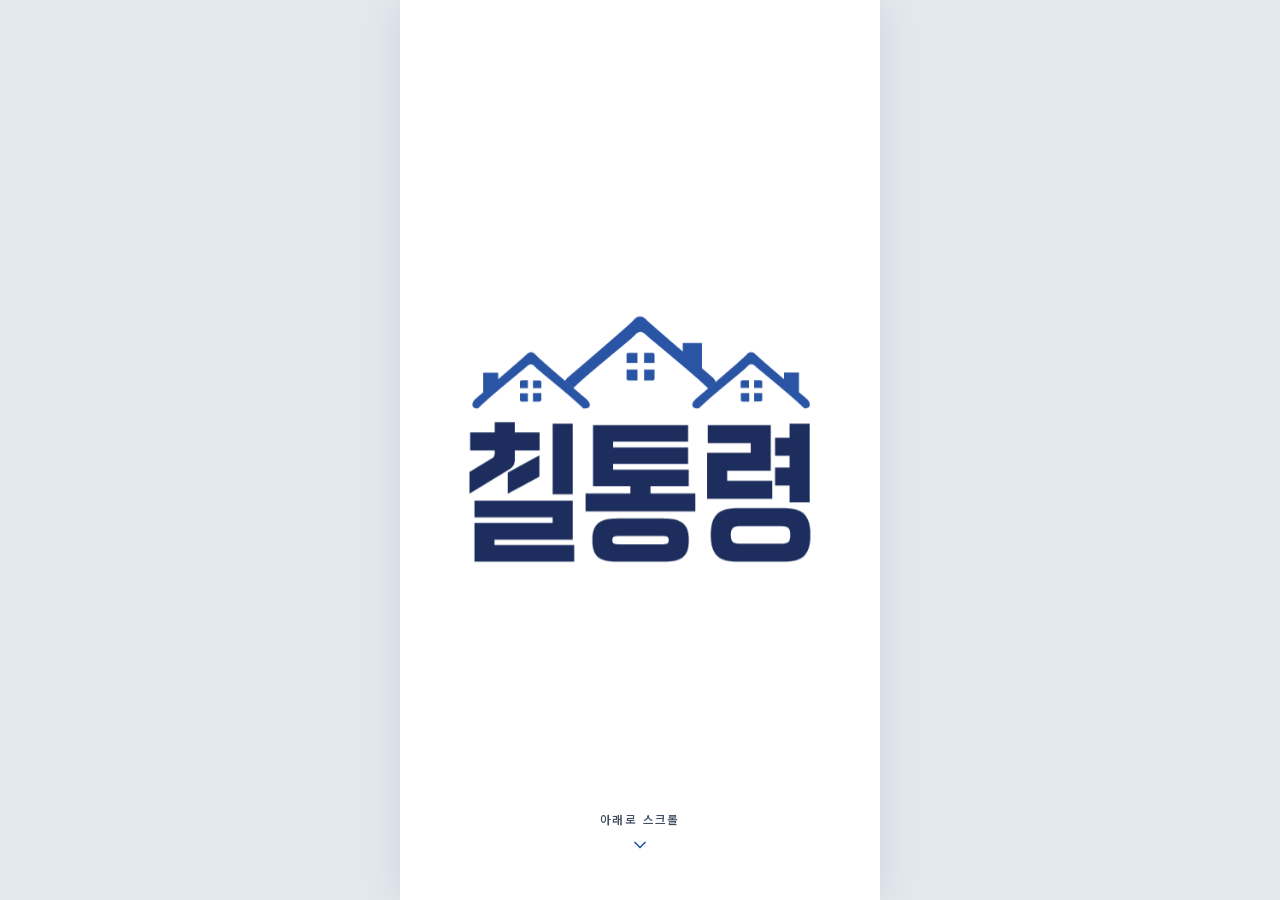
<file: index.html>
<!doctype html>
<html lang="ko">
<head>
<meta charset="utf-8">
<meta name="viewport" content="width=device-width, initial-scale=1, viewport-fit=cover">
<title>칠통령 — 베란다·다용도실 탄성코트</title>
<meta name="description" content="새 집 베란다, 칠통령이 책임져요. 탄성코트 색 미리보기, 견적, 상담 예약, 시공 사례, 전자 계약까지 칠통령에서.">
<meta name="theme-color" content="#1B2A5C">
<meta property="og:type" content="website">
<meta property="og:title" content="칠통령 — 베란다·다용도실 탄성코트">
<meta property="og:description" content="새 집 베란다, 칠통령이 책임져요.">
<meta property="og:image" content="assets/icon-512.png">
<link rel="manifest" href="manifest.webmanifest">
<link rel="icon" type="image/png" sizes="32x32" href="assets/favicon-32.png">
<link rel="apple-touch-icon" href="assets/apple-touch-icon.png">
<meta name="apple-mobile-web-app-capable" content="yes">
<meta name="mobile-web-app-capable" content="yes">
<meta name="apple-mobile-web-app-title" content="칠통령">
<meta name="apple-mobile-web-app-status-bar-style" content="default">
<link rel="preload" href="assets/PretendardVariable.woff2" as="font" type="font/woff2" crossorigin>
<link rel="stylesheet" href="styles.css">
</head>
<body>
<div id="app" aria-live="polite"></div>
<noscript><p style="padding:24px">칠통령 웹앱은 자바스크립트가 켜져 있어야 동작해요.</p></noscript>
<script src="config.js"></script>
<script src="data.js"></script>
<script src="sites.js"></script>
<script src="pdf.js"></script>
<script src="coat.js"></script>
<script src="app.js"></script>
<script>
if ('serviceWorker' in navigator) {
  window.addEventListener('load', function () { navigator.serviceWorker.register('sw.js').catch(function () {}); });
}
</script>
</body>
</html>
</file>
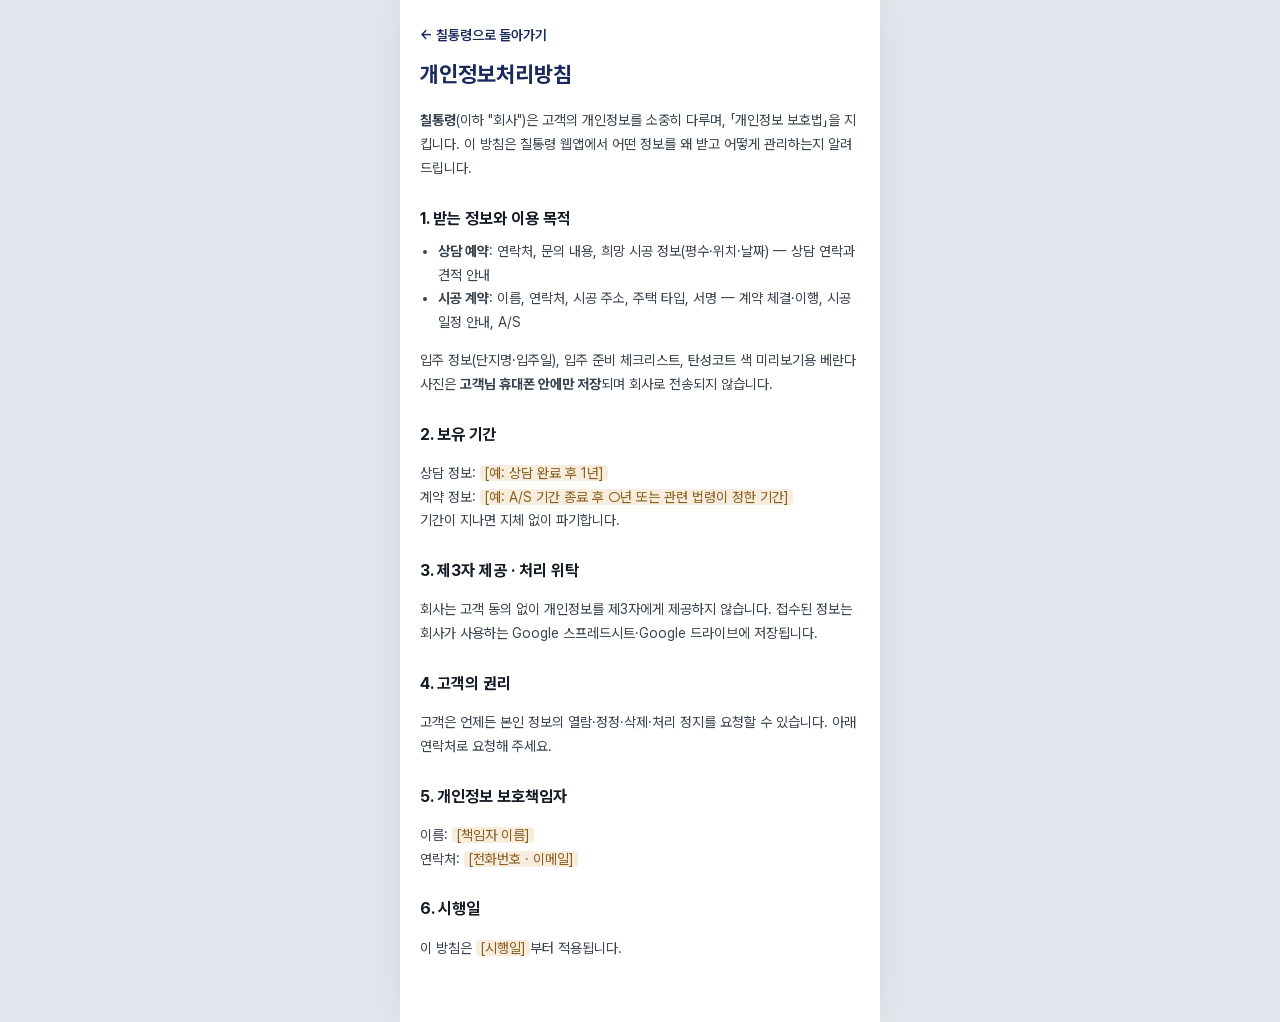
<file: privacy.html>
<!doctype html>
<html lang="ko">
<head>
<meta charset="utf-8">
<meta name="viewport" content="width=device-width, initial-scale=1">
<title>개인정보처리방침 · 칠통령</title>
<meta name="theme-color" content="#1B2A5C">
<link rel="icon" type="image/png" sizes="32x32" href="assets/favicon-32.png">
<link rel="stylesheet" href="styles.css">
<style>
  .doc { padding: 24px 20px 48px; background: #fff; min-height: 100dvh; line-height: 1.7; font-size: 14px; color: var(--ink-2); }
  .doc h1 { font-size: 22px; color: var(--green); margin: 8px 0 16px; }
  .doc h2 { font-size: 16px; color: var(--ink); margin: 24px 0 8px; }
  .doc ul { padding-left: 18px; margin: 6px 0; }
  .ph { background: var(--beige); color: var(--gold-t); padding: 0 4px; border-radius: 4px; }
</style>
</head>
<body>
<div id="app">
<main class="doc">
  <a href="index.html#/home" style="font-weight:600">← 칠통령으로 돌아가기</a>
  <h1>개인정보처리방침</h1>
  <p><b>칠통령</b>(이하 "회사")은 고객의 개인정보를 소중히 다루며, 「개인정보 보호법」을 지킵니다. 이 방침은 칠통령 웹앱에서 어떤 정보를 왜 받고 어떻게 관리하는지 알려드립니다.</p>

  <h2>1. 받는 정보와 이용 목적</h2>
  <ul>
    <li><b>상담 예약</b>: 연락처, 문의 내용, 희망 시공 정보(평수·위치·날짜) — 상담 연락과 견적 안내</li>
    <li><b>시공 계약</b>: 이름, 연락처, 시공 주소, 주택 타입, 서명 — 계약 체결·이행, 시공 일정 안내, A/S</li>
  </ul>
  <p>입주 정보(단지명·입주일), 입주 준비 체크리스트, 탄성코트 색 미리보기용 베란다 사진은 <b>고객님 휴대폰 안에만 저장</b>되며 회사로 전송되지 않습니다.</p>

  <h2>2. 보유 기간</h2>
  <p>상담 정보: <span class="ph">[예: 상담 완료 후 1년]</span><br>계약 정보: <span class="ph">[예: A/S 기간 종료 후 ○년 또는 관련 법령이 정한 기간]</span><br>기간이 지나면 지체 없이 파기합니다.</p>

  <h2>3. 제3자 제공 · 처리 위탁</h2>
  <p>회사는 고객 동의 없이 개인정보를 제3자에게 제공하지 않습니다. 접수된 정보는 회사가 사용하는 Google 스프레드시트·Google 드라이브에 저장됩니다.</p>

  <h2>4. 고객의 권리</h2>
  <p>고객은 언제든 본인 정보의 열람·정정·삭제·처리 정지를 요청할 수 있습니다. 아래 연락처로 요청해 주세요.</p>

  <h2>5. 개인정보 보호책임자</h2>
  <p>이름: <span class="ph">[책임자 이름]</span><br>연락처: <span class="ph">[전화번호 · 이메일]</span></p>

  <h2>6. 시행일</h2>
  <p>이 방침은 <span class="ph">[시행일]</span>부터 적용됩니다.</p>
</main>
</div>
</body>
</html>
</file>
<file: styles.css>
@font-face {
  font-family: 'Pretendard';
  src: url('assets/PretendardVariable.woff2') format('woff2');
  font-weight: 45 920;
  font-style: normal;
  font-display: swap;
}

:root {
  --bg: #F2F4F7;
  --card: #FFFFFF;
  --ink: #141B26;
  --ink-2: #39424F;
  --muted: #545E6C;
  --faint: #98A1AE;
  --line: #C8CFD9;
  --line-2: #EDF0F4;
  --green: #1B2A5C;
  --green-d: #121D42;
  --green-soft: #E6EBF3;
  --gold: #C88E37;
  --gold-l: #E2AE5A;
  --gold-t: #8A5D1C;
  --beige: #F6EDDF;
  --err: #A8321E;
  --sun: #B03A2E;
  --radius: 16px;
  color-scheme: light;
}

* { box-sizing: border-box; }
html, body { margin: 0; background: #E3E7EE; }
body {
  font-family: 'Pretendard', -apple-system, BlinkMacSystemFont, 'Apple SD Gothic Neo', 'Malgun Gothic', sans-serif;
  color: var(--ink);
  -webkit-font-smoothing: antialiased;
  -webkit-tap-highlight-color: transparent;
}
button, input, textarea, select { font-family: inherit; font-size: inherit; color: inherit; }
button { cursor: pointer; }
a { color: var(--green); text-decoration: none; }
a:hover { color: var(--green-d); }
:focus-visible { outline: 2.5px solid var(--gold); outline-offset: 2px; }
.sr-only { position: absolute; width: 1px; height: 1px; overflow: hidden; clip: rect(0 0 0 0); white-space: nowrap; }

#app {
  max-width: 480px;
  min-height: 100dvh;
  margin: 0 auto;
  background: var(--bg);
  position: relative;
  box-shadow: 0 0 40px rgba(20, 27, 38, 0.08);
}

/* ---------- layout ---------- */
.screen { min-height: 100dvh; display: flex; flex-direction: column; }
.topbar {
  position: sticky; top: 0; z-index: 5;
  display: flex; align-items: center; justify-content: space-between; gap: 4px;
  padding: calc(10px + env(safe-area-inset-top)) 12px 8px;
  background: var(--bg);
}
.topbar h1 { margin: 0; font-size: 18px; font-weight: 700; }
.topbar .left { display: flex; align-items: center; gap: 4px; }
.icon-btn {
  width: 44px; height: 44px; border: none; background: transparent; border-radius: 12px;
  display: inline-flex; align-items: center; justify-content: center; color: var(--ink);
}
.content { flex: 1; padding: 4px 20px 28px; display: flex; flex-direction: column; gap: 16px; }
.with-tabbar .content { padding-bottom: 104px; }
.with-footer .content { padding-bottom: 150px; }

.card { background: var(--card); border-radius: var(--radius); padding: 16px; display: flex; flex-direction: column; gap: 12px; }
.card h2, .section-title { margin: 0; font-size: 15px; font-weight: 700; }
.section-head { display: flex; justify-content: space-between; align-items: baseline; gap: 8px; }
.section-head h2 { margin: 0; font-size: 17px; font-weight: 700; }
.hint { margin: 0; font-size: 12px; line-height: 1.5; color: var(--muted); }
.note-gold { font-size: 12px; color: var(--gold-t); }
.note-err { margin: 0; font-size: 12px; line-height: 1.5; font-weight: 600; color: var(--err); }
.callout { background: var(--beige); border-radius: 14px; padding: 12px 14px; font-size: 13px; line-height: 1.5; color: #5E4A2A; }

.row { display: flex; align-items: center; gap: 8px; }
.wrap { display: flex; flex-wrap: wrap; gap: 8px; }
.grid2 { display: grid; grid-template-columns: repeat(2, minmax(0, 1fr)); gap: 8px; }
.grid3 { display: grid; grid-template-columns: repeat(3, minmax(0, 1fr)); gap: 8px; }

/* ---------- controls ---------- */
.chip {
  min-height: 40px; padding: 0 16px; border-radius: 20px;
  border: 1.5px solid var(--line); background: var(--card); color: var(--ink);
  font-size: 14px; font-weight: 600; white-space: nowrap;
}
.chip[aria-pressed="true"] { border-color: var(--green); background: var(--green); color: #fff; }
.chip.soft[aria-pressed="true"] { background: var(--beige); color: var(--ink); }
.chip-row { display: flex; gap: 8px; overflow-x: auto; padding-bottom: 2px; scrollbar-width: none; }
.chip-row::-webkit-scrollbar { display: none; }

.tile {
  min-height: 54px; padding: 10px 12px; border-radius: 12px;
  border: 1.5px solid var(--line); background: var(--card); color: var(--ink);
  display: flex; flex-direction: column; justify-content: center; align-items: flex-start; gap: 2px; text-align: left;
}
.tile.center { align-items: center; text-align: center; }
.tile[aria-pressed="true"] { border-color: var(--green); background: var(--green); color: #fff; }
.tile[aria-disabled="true"] { cursor: default; opacity: 0.82; }
.tile .t { font-size: 14px; font-weight: 700; line-height: 1.35; }
.tile .s { font-size: 11px; line-height: 1.35; opacity: 0.85; }
.pack { flex-direction: row; justify-content: space-between; align-items: center; gap: 12px; min-height: 60px; padding: 10px 14px; width: 100%; }
.pack .price { font-size: 14px; font-weight: 700; white-space: nowrap; }

.btn {
  min-height: 52px; border: none; border-radius: 14px; padding: 0 18px;
  font-size: 16px; font-weight: 700; display: inline-flex; align-items: center; justify-content: center; gap: 8px;
  text-align: center;
}
.btn-primary { background: var(--green); color: #fff; }
.btn-primary:hover { background: var(--green-d); color: #fff; }
.btn-gold { background: var(--gold); color: var(--ink); }
.btn-ghost { background: transparent; color: var(--green); font-size: 14px; min-height: 44px; }
.btn-outline { background: transparent; border: 1.5px dashed var(--faint); color: var(--ink); font-size: 14px; }
.btn[disabled] { opacity: 0.55; cursor: default; }
.block { width: 100%; }

.field { display: flex; flex-direction: column; gap: 6px; font-size: 14px; font-weight: 600; }
.input, .textarea {
  width: 100%; min-height: 50px; border: 1.5px solid var(--line); border-radius: 12px; padding: 0 14px;
  font-size: 16px; background: #fff; color: var(--ink);
}
.textarea { padding: 12px 14px; line-height: 1.5; resize: none; min-height: 96px; }
.input:focus, .textarea:focus { outline: none; border-color: var(--green); box-shadow: 0 0 0 3px rgba(30, 51, 84, 0.15); }
.input.small { width: 84px; text-align: center; padding: 0 10px; }
.input.money { width: 140px; text-align: right; min-height: 44px; padding: 0 10px; }
.check { display: flex; align-items: center; gap: 10px; min-height: 44px; font-size: 13px; font-weight: 500; cursor: pointer; }
.check input { width: 20px; height: 20px; accent-color: var(--green); margin: 0; flex: none; }

.stepper { display: flex; justify-content: space-between; align-items: center; min-height: 52px; }
.stepper .ctrl { display: flex; align-items: center; gap: 6px; }
.stepper button { width: 44px; height: 44px; border-radius: 12px; border: 1.5px solid var(--line); background: #fff; font-size: 20px; }
.stepper .val { min-width: 54px; text-align: center; font-size: 16px; font-weight: 700; }

/* ---------- tabbar ---------- */
.tabbar {
  position: fixed; bottom: 0; left: 50%; transform: translateX(-50%);
  width: 100%; max-width: 480px; z-index: 10;
  display: flex; background: #fff; border-top: 1px solid #DCE1E8;
  padding: 6px 8px calc(10px + env(safe-area-inset-bottom));
}
.tabbar a {
  flex: 1; min-height: 50px; display: flex; flex-direction: column; align-items: center; justify-content: center; gap: 2px;
  font-size: 11px; color: var(--muted);
}
.tabbar a[aria-current="page"] { color: var(--green); font-weight: 700; }

.footer-bar {
  position: fixed; bottom: 0; left: 50%; transform: translateX(-50%);
  width: 100%; max-width: 480px; z-index: 10;
  background: #fff; border-top: 1px solid #DCE1E8;
  padding: 12px 20px calc(16px + env(safe-area-inset-bottom));
  display: flex; flex-direction: column; gap: 10px;
}
.sum-line { display: flex; justify-content: space-between; align-items: baseline; gap: 8px; white-space: nowrap; }
.sum-line .l { min-width: 0; overflow: hidden; text-overflow: ellipsis; font-size: 12px; color: var(--muted); letter-spacing: -0.02em; }
.sum-line .r { flex: none; font-size: 15px; font-weight: 700; letter-spacing: -0.02em; }

/* ---------- sheet ---------- */
.sheet-wrap { position: fixed; inset: 0; z-index: 30; background: rgba(20, 27, 38, 0.5); display: flex; flex-direction: column; justify-content: flex-end; align-items: center; }
.sheet-wrap .scrim { flex: 1; width: 100%; border: none; background: transparent; }
.sheet {
  width: 100%; max-width: 480px; max-height: 92dvh; overflow-y: auto;
  background: #fff; border-radius: 22px 22px 0 0;
  padding: 10px 20px calc(24px + env(safe-area-inset-bottom));
  display: flex; flex-direction: column; gap: 16px;
}
.grabber { width: 40px; height: 4px; border-radius: 2px; background: #DCE1E8; align-self: center; flex: none; }
.sheet-head { display: flex; justify-content: space-between; align-items: center; }
.sheet-head h2 { margin: 0; font-size: 19px; font-weight: 700; }

.done-box { display: flex; flex-direction: column; align-items: center; gap: 12px; padding: 16px 0 4px; text-align: center; }
.done-box .mark { width: 60px; height: 60px; border-radius: 50%; background: var(--green); display: flex; align-items: center; justify-content: center; }
.done-box h2 { margin: 0; font-size: 20px; font-weight: 700; }
.done-box p { margin: 0; font-size: 14px; line-height: 1.6; color: var(--muted); }

/* ---------- tables ---------- */
.kv { display: flex; flex-direction: column; }
.kv .r { display: flex; justify-content: space-between; gap: 12px; padding: 9px 0; border-bottom: 1px solid var(--line-2); font-size: 14px; }
.kv .r:last-child { border-bottom: none; }
.kv .k { color: var(--muted); flex: none; }
.kv .v { font-weight: 600; text-align: right; }
.kv .r.strong .v { font-weight: 800; color: var(--green); font-size: 16px; }

/* ---------- splash ---------- */
.splash { height: 100dvh; overflow-y: auto; background: #fff; position: relative; }
.splash .track { height: 230dvh; position: relative; }
.splash .stage { position: sticky; top: 0; height: 100dvh; overflow: hidden; display: flex; flex-direction: column; align-items: center; justify-content: center; }
.splash .logo { width: 220px; display: block; transform-origin: 50% 38%; will-change: transform; }
.splash .copy { margin: 28px 0 0; font-size: 14px; font-weight: 500; letter-spacing: 0.32em; color: #3E4D63; }
.splash .gold-line { position: absolute; left: 0; right: 0; top: 25%; height: 2px; background: #2B53A5; transform-origin: left center; }
.splash .hint { position: absolute; bottom: calc(40px + env(safe-area-inset-bottom)); display: flex; flex-direction: column; align-items: center; gap: 6px; font-size: 12px; font-weight: 600; letter-spacing: 0.2em; color: #3E4D63; }
.splash .cta { position: absolute; left: 0; right: 0; bottom: calc(48px + env(safe-area-inset-bottom)); display: flex; flex-direction: column; align-items: center; gap: 14px; padding: 0 32px; }
.splash .cta span { font-size: 12px; color: var(--muted); }
@keyframes bob { 0%, 100% { transform: translateY(0); } 50% { transform: translateY(6px); } }
.bob { animation: bob 1.6s ease-in-out infinite; }

/* ---------- home ---------- */
.brand { display: flex; align-items: center; gap: 8px; font-size: 20px; font-weight: 700; letter-spacing: -0.02em; }
.hero-copy .kicker { margin: 0 0 8px; font-size: 13px; font-weight: 600; color: var(--green); }
.hero-copy h1 { margin: 0; font-size: 22px; line-height: 1.35; font-weight: 700; letter-spacing: -0.03em; }
.dday { background: var(--green); color: #fff; border-radius: 18px; padding: 20px; display: flex; flex-direction: column; gap: 14px; }
.dday .top { display: flex; justify-content: space-between; align-items: center; gap: 8px; }
.dday .lbl { font-size: 14px; opacity: 0.85; }
.dday .edit { min-height: 32px; border: 1px solid rgba(255, 255, 255, 0.45); border-radius: 16px; background: transparent; color: #fff; font-size: 12px; font-weight: 600; padding: 0 12px; display: inline-flex; align-items: center; gap: 6px; max-width: 70%; overflow: hidden; text-overflow: ellipsis; white-space: nowrap; }
.dday .num { font-size: 26px; font-weight: 700; letter-spacing: -0.02em; }
.dday .bar { height: 6px; background: rgba(255, 255, 255, 0.25); border-radius: 3px; overflow: hidden; }
.dday .bar i { display: block; height: 100%; background: var(--gold-l); border-radius: 3px; }
.dday .foot { display: flex; justify-content: space-between; font-size: 13px; }
.dday .foot a { color: #fff; font-weight: 600; }
.door { background: #fff; border-radius: 16px; padding: 16px; min-height: 128px; display: flex; flex-direction: column; justify-content: space-between; color: var(--ink); }
.door .t { font-size: 16px; font-weight: 700; }
.door .s { font-size: 12px; color: var(--muted); }
.thumbs { display: grid; grid-template-columns: repeat(2, minmax(0, 1fr)); gap: 10px; }
.thumbs a { display: flex; flex-direction: column; gap: 6px; color: var(--ink); font-size: 13px; font-weight: 600; }
.thumbs img { width: 100%; height: 120px; object-fit: cover; border-radius: 12px; display: block; background: #DCE1E8; }
.biz { font-size: 11px; line-height: 1.7; color: var(--faint); padding: 8px 2px 0; }
.biz a { color: var(--muted); text-decoration: underline; }

/* ---------- color ---------- */
.preview { position: relative; border-radius: 18px; overflow: hidden; height: 340px; background: #C9C7C2; }
.preview img { width: 100%; height: 100%; object-fit: cover; object-position: 50% 55%; display: block; }
.badge { position: absolute; left: 12px; top: 12px; font-size: 12px; font-weight: 600; color: #fff; background: rgba(20, 27, 38, 0.72); border-radius: 8px; padding: 4px 10px; }
.busy { position: absolute; inset: 0; background: rgba(20, 27, 38, 0.55); color: #fff; display: flex; align-items: center; justify-content: center; font-size: 15px; font-weight: 600; }
.tilegrid { border-radius: 18px; overflow: hidden; padding: 5px; display: grid; grid-template-columns: repeat(4, minmax(0, 1fr)); gap: 5px; }
.tilegrid i { aspect-ratio: 1 / 1; border-radius: 2px; background-image: radial-gradient(rgba(255,255,255,.28) .7px, transparent 1.1px), radial-gradient(rgba(90,88,84,.14) .7px, transparent 1.1px); background-size: 6px 6px, 7px 7px; background-position: 0 0, 3px 2px; }
.swatch { min-height: 84px; border-radius: 14px; background: #fff; border: 2px solid transparent; display: flex; flex-direction: column; align-items: center; justify-content: center; gap: 8px; font-size: 13px; font-weight: 600; }
.swatch[aria-pressed="true"] { border-color: var(--green); }
.swatch .dot { width: 32px; height: 32px; border-radius: 50%; box-shadow: inset 0 0 0 1px rgba(0,0,0,.12); }
.sel-info { display: flex; justify-content: space-between; align-items: center; background: #fff; border-radius: 14px; padding: 14px 16px; }
.sel-info .a { display: flex; flex-direction: column; gap: 2px; }
.sel-info .a small { font-size: 12px; color: var(--muted); }
.sel-info .a b { font-size: 17px; }
.sel-info .tip { font-size: 12px; font-weight: 600; color: var(--gold-t); }
.upload { position: relative; min-height: 48px; border: 1.5px dashed var(--faint); border-radius: 12px; display: flex; align-items: center; justify-content: center; gap: 8px; font-size: 14px; font-weight: 600; cursor: pointer; background: transparent; }
.upload input { position: absolute; inset: 0; opacity: 0; cursor: pointer; width: 100%; }

/* ---------- calendar ---------- */
.cal-head { display: flex; justify-content: space-between; align-items: center; }
.cal-head b { font-size: 16px; }
.cal { display: grid; grid-template-columns: repeat(7, minmax(0, 1fr)); gap: 2px; }
.cal .dow { text-align: center; font-size: 12px; font-weight: 600; padding: 4px 0; color: var(--muted); }
.cal .dow.sun { color: var(--sun); }
.cal button { min-height: 42px; border-radius: 21px; border: 1.5px solid transparent; background: transparent; font-size: 14px; font-weight: 500; }
.cal button[disabled] { color: #B4BBC6; cursor: default; }
.cal button.today { border-color: var(--gold); font-weight: 700; }
.cal button.sun { color: var(--sun); }
.cal button[aria-pressed="true"] { background: var(--green); color: #fff; font-weight: 700; }

/* ---------- guide ---------- */
.progress { height: 8px; background: #DCE1E8; border-radius: 4px; overflow: hidden; }
.progress i { display: block; height: 100%; background: var(--gold); border-radius: 4px; transition: width .25s; }
.stage-card { background: #fff; border-radius: 16px; padding: 14px 16px 6px; }
.stage-card .hd { display: flex; align-items: center; gap: 10px; margin-bottom: 4px; }
.stage-card .when { font-size: 13px; font-weight: 700; color: #fff; background: var(--green); border-radius: 8px; padding: 3px 9px; }
.stage-card h2 { margin: 0; font-size: 15px; font-weight: 700; }
.todo { display: flex; align-items: center; gap: 10px; min-height: 50px; border-top: 1px solid var(--line-2); }
.todo .box { width: 28px; height: 28px; flex: none; border-radius: 8px; border: 2px solid var(--faint); background: #fff; display: flex; align-items: center; justify-content: center; padding: 0; }
.todo .box[aria-pressed="true"] { border-color: var(--green); background: var(--green); }
.todo .lbl { flex: 1; font-size: 14px; }
.todo .lbl.done { color: var(--muted); text-decoration: line-through; }
.todo a { font-size: 13px; font-weight: 700; padding: 8px 0; white-space: nowrap; }

/* ---------- cases ---------- */
.case { background: #fff; border-radius: 16px; overflow: hidden; display: flex; flex-direction: column; }
.case .body { padding: 14px 16px 16px; display: flex; flex-direction: column; gap: 8px; }
.case .title { display: flex; justify-content: space-between; align-items: baseline; gap: 8px; }
.case .title b { font-size: 16px; }
.case .title small { font-size: 12px; color: var(--muted); white-space: nowrap; }
.tag { font-size: 12px; font-weight: 600; color: var(--green); background: var(--green-soft); border-radius: 6px; padding: 3px 8px; display: inline-flex; align-items: center; gap: 5px; }
.tag.gold { color: var(--gold-t); background: var(--beige); }
.tag .dot { width: 10px; height: 10px; border-radius: 50%; box-shadow: inset 0 0 0 1px rgba(0,0,0,.15); }
.case p { margin: 0; font-size: 14px; line-height: 1.55; color: var(--ink-2); }
.single { width: 100%; height: 240px; object-fit: cover; display: block; background: #DCE1E8; }
.compare { position: relative; height: 260px; overflow: hidden; background: #DCE1E8; touch-action: pan-y; }
.compare img { position: absolute; inset: 0; width: 100%; height: 100%; object-fit: cover; display: block; pointer-events: none; user-select: none; }
.compare .line { position: absolute; top: 0; bottom: 0; width: 2px; margin-left: -1px; background: #fff; pointer-events: none; }
.compare .knob { position: absolute; top: 50%; left: 50%; width: 36px; height: 36px; margin: -18px 0 0 -18px; border-radius: 50%; background: #fff; box-shadow: 0 2px 8px rgba(0,0,0,.25); display: flex; align-items: center; justify-content: center; }
.compare .lab { position: absolute; top: 10px; font-size: 12px; font-weight: 700; border-radius: 6px; padding: 3px 8px; pointer-events: none; }
.compare .lab.b { left: 10px; color: #fff; background: rgba(21,32,29,.72); }
.compare .lab.a { right: 10px; color: var(--green); background: var(--gold-l); }
.compare input[type=range] { position: absolute; inset: 0; width: 100%; height: 100%; margin: 0; opacity: 0; cursor: ew-resize; }
.empty { background: #fff; border-radius: 16px; padding: 28px 20px; text-align: center; display: flex; flex-direction: column; gap: 8px; }
.empty b { font-size: 15px; }
.empty span { font-size: 13px; color: var(--muted); }
.skeleton { height: 300px; border-radius: 16px; background: linear-gradient(90deg, #E6EAF0 0%, #F1F3F7 50%, #E6EAF0 100%); background-size: 200% 100%; animation: shimmer 1.2s infinite linear; }
@keyframes shimmer { from { background-position: 200% 0; } to { background-position: -200% 0; } }

/* ---------- contract ---------- */
.notice { display: flex; flex-direction: column; gap: 6px; padding: 12px; background: #F6F7F9; border-radius: 10px; }
.notice b { font-size: 13px; }
.notice span { font-size: 13px; line-height: 1.5; color: var(--ink-2); padding-left: 10px; text-indent: -10px; }
.banner { padding: 10px 12px; border-radius: 10px; background: var(--green); color: #fff; font-size: 13px; font-weight: 700; text-align: center; }
.sigpad { position: relative; height: 160px; border: 1.5px dashed var(--faint); border-radius: 12px; background: #FCFCFB; overflow: hidden; }
.sigpad canvas { position: absolute; inset: 0; width: 100%; height: 100%; touch-action: none; cursor: crosshair; }
.sigpad .ph { position: absolute; inset: 0; display: flex; align-items: center; justify-content: center; font-size: 14px; color: var(--faint); pointer-events: none; }
.money-row { display: flex; justify-content: space-between; align-items: center; gap: 12px; font-size: 14px; color: var(--ink-2); }
.pdf-card { background: #fff; border-radius: 16px; padding: 16px; display: flex; align-items: center; gap: 14px; }
.pdf-card .ic { width: 48px; height: 56px; flex: none; border-radius: 8px; background: var(--beige); display: flex; align-items: center; justify-content: center; }
.pdf-card .tx { flex: 1; min-width: 0; display: flex; flex-direction: column; gap: 2px; }
.pdf-card .tx b { font-size: 15px; }
.pdf-card .tx small { font-size: 12px; color: var(--muted); overflow: hidden; text-overflow: ellipsis; white-space: nowrap; }
.sig-img { height: 90px; width: 100%; object-fit: contain; background: #FCFCFB; border-radius: 10px; }

/* ---------- admin ---------- */
.admin-item { display: flex; gap: 12px; align-items: center; background: #fff; border-radius: 14px; padding: 10px; }
.admin-item img { width: 72px; height: 72px; object-fit: cover; border-radius: 10px; background: #DCE1E8; flex: none; }
.admin-item .tx { flex: 1; min-width: 0; display: flex; flex-direction: column; gap: 2px; font-size: 13px; }
.admin-item .tx b { font-size: 14px; }
.photo-slot { position: relative; height: 140px; border: 1.5px dashed var(--faint); border-radius: 14px; overflow: hidden; display: flex; flex-direction: column; align-items: center; justify-content: center; gap: 6px; font-size: 13px; font-weight: 600; color: var(--ink-2); background: #F6F7F9; cursor: pointer; }
.photo-slot img { position: absolute; inset: 0; width: 100%; height: 100%; object-fit: cover; }
.photo-slot input { position: absolute; inset: 0; opacity: 0; cursor: pointer; }

.toast { position: fixed; left: 50%; bottom: calc(110px + env(safe-area-inset-bottom)); transform: translateX(-50%); z-index: 50; background: rgba(21,32,29,.92); color: #fff; font-size: 14px; font-weight: 600; padding: 12px 18px; border-radius: 12px; max-width: 90%; text-align: center; }

@media (prefers-reduced-motion: reduce) { .bob, .skeleton { animation: none; } }

/* ---------- 탄성코트 색 미리보기 ---------- */
.preview.coat { height: auto; min-height: 200px; background: #DCE0E6; }
.preview.coat img { height: auto; object-fit: contain; touch-action: manipulation; }
.preview.coat .ph-box { aspect-ratio: 4 / 3; }
.tap-hint { position: absolute; left: 50%; bottom: 12px; transform: translateX(-50%); white-space: nowrap; font-size: 13px; font-weight: 700; color: var(--ink); background: var(--gold-l); border-radius: 999px; padding: 6px 14px; box-shadow: 0 4px 14px rgba(20, 27, 38, 0.18); pointer-events: none; }
.dot-lg { width: 22px; height: 22px; border-radius: 50%; box-shadow: inset 0 0 0 1px rgba(0,0,0,.14); flex: none; }
.dot-sm { width: 12px; height: 12px; border-radius: 50%; box-shadow: inset 0 0 0 1px rgba(0,0,0,.15); flex: none; }

/* ---------- 입주 준비 코스 ---------- */
.course { list-style: none; margin: 0; padding: 0; display: flex; flex-direction: column; }
.course li { position: relative; display: flex; gap: 14px; padding-bottom: 18px; }
.course li:last-child { padding-bottom: 0; }
.course li:not(:last-child)::before { content: ''; position: absolute; left: 17px; top: 36px; bottom: 0; width: 2px; background: var(--line); }
.course .n { flex: none; width: 36px; height: 36px; border-radius: 50%; background: var(--green); color: #fff; font-weight: 800; font-size: 15px; display: flex; align-items: center; justify-content: center; }
.course li:first-child .n { background: var(--gold-l); color: var(--ink); }
.course .tx { flex: 1; min-width: 0; background: var(--card); border-radius: 14px; padding: 12px 14px; display: flex; flex-direction: column; gap: 3px; }
.course .tx b { font-size: 16px; }
.course .tx span { font-size: 13px; color: var(--muted); line-height: 1.5; }
.sigpad .ph[hidden] { display: none; }

/* ---------- 시공일 예약 달력 ---------- */
.cal.bk button { display: flex; flex-direction: column; align-items: center; justify-content: center; gap: 0; line-height: 1.1; border-radius: 12px; }
.cal.bk button.full { color: var(--faint); background: repeating-linear-gradient(135deg, transparent 0 5px, var(--line-2) 5px 7px); text-decoration: line-through; }
.cal.bk button small { font-size: 9px; font-weight: 700; color: var(--err); text-decoration: none; display: block; }
.lg { width: 12px; height: 12px; border-radius: 3px; display: inline-block; }
.lg-open { background: var(--card); box-shadow: inset 0 0 0 1.5px var(--green); }
.lg-full { background: repeating-linear-gradient(135deg, var(--card) 0 3px, var(--line) 3px 5px); }
.lg-off { background: var(--line-2); }
.seg { display: flex; gap: 6px; background: var(--line-2); padding: 4px; border-radius: 12px; }
.seg button { flex: 1; min-height: 40px; border: 0; border-radius: 9px; background: transparent; font-weight: 700; color: var(--muted); }
.seg button[aria-pressed="true"] { background: var(--card); color: var(--green); box-shadow: 0 1px 4px rgba(20,27,38,.12); }
.bk-item { display: flex; flex-direction: column; gap: 6px; background: var(--card); border-radius: 14px; padding: 14px; }
.bk-item .top { display: flex; justify-content: space-between; align-items: center; gap: 8px; }
.bk-item .top b { font-size: 16px; }
.bk-item .meta { font-size: 13px; color: var(--muted); line-height: 1.5; }
.bk-item .acts { display: flex; gap: 8px; margin-top: 4px; }
.st { font-size: 12px; font-weight: 700; border-radius: 6px; padding: 3px 8px; }
.st-wait { background: var(--beige); color: var(--gold-t); }
.st-ok { background: var(--green-soft); color: var(--green); }
.st-no { background: var(--line-2); color: var(--faint); }
.seg a { flex: 1; min-height: 40px; border-radius: 9px; display: flex; align-items: center; justify-content: center; font-weight: 700; color: var(--muted); text-decoration: none; }
.seg a[aria-current="page"] { background: var(--card); color: var(--green); box-shadow: 0 1px 4px rgba(20,27,38,.12); }
.rg { display: inline-block; font-size: 12px; font-weight: 700; color: var(--green); background: var(--green-soft); border-radius: 6px; padding: 2px 7px; margin-right: 6px; vertical-align: 2px; }
.techs { display: flex; flex-wrap: wrap; align-items: center; gap: 6px; margin-top: 2px; }
.techs > span { font-size: 12px; font-weight: 700; color: var(--muted); margin-right: 2px; }
.chip.tech { display: inline-flex; align-items: center; gap: 6px; min-height: 34px; padding: 0 12px; font-size: 13px; }
.chip.tech i { width: 12px; height: 12px; border-radius: 50%; box-shadow: inset 0 0 0 1px rgba(0,0,0,.18); }
.day-head { display: flex; justify-content: space-between; align-items: center; gap: 8px; margin-top: 6px; }
.day-head > div { display: flex; flex-direction: column; gap: 2px; min-width: 0; }
.day-head b { font-size: 15px; }
.day-head span { font-size: 12px; color: var(--muted); }
.day-head .chip { white-space: nowrap; min-height: 34px; font-size: 12px; }
.price-sum { background: var(--green-soft); border-radius: 12px; padding: 12px 14px; display: flex; flex-direction: column; gap: 6px; font-variant-numeric: tabular-nums; }
.price-sum .r { display: flex; justify-content: space-between; font-size: 14px; color: var(--ink-2); }
.price-sum .r.minus span:last-child { color: var(--err); }
.price-sum .r.final { border-top: 1px solid var(--line); padding-top: 8px; margin-top: 2px; font-size: 16px; font-weight: 800; color: var(--green); }
/* ---------- A/S ---------- */
.rg.as { background: #FCE5CD; color: #8A4B12; }
.as-card { flex-direction: row !important; align-items: center; gap: 12px; text-decoration: none; color: inherit; }
.as-photos { display: flex; gap: 8px; flex-wrap: wrap; }
.as-ph { position: relative; width: 88px; height: 88px; border-radius: 12px; overflow: hidden; background: var(--line-2); }
.as-ph img { width: 100%; height: 100%; object-fit: cover; display: block; }
.as-ph button { position: absolute; top: 4px; right: 4px; width: 26px; height: 26px; border-radius: 50%; border: 0; background: rgba(20,27,38,.7); color: #fff; display: flex; align-items: center; justify-content: center; padding: 0; }
.as-ph button svg { width: 14px; height: 14px; }
.as-add { width: 88px; height: 88px; border-radius: 12px; border: 1.5px dashed var(--line); display: flex; flex-direction: column; align-items: center; justify-content: center; gap: 4px; font-size: 12px; font-weight: 600; color: var(--muted); cursor: pointer; position: relative; }
.as-add input { position: absolute; inset: 0; opacity: 0; cursor: pointer; }
.section-head { flex-wrap: wrap; row-gap: 6px; } .st { white-space: nowrap; }
.as-day { display: flex; gap: 8px; align-items: center; margin-top: 4px; }
.as-day .input { flex: 1; min-width: 0; min-height: 40px; }
.as-day .chip { white-space: nowrap; min-height: 40px; }
/* ---------- 전국 시공 현장 ---------- */
.site-hero { background: var(--green); color: #fff; border-radius: 18px; padding: 18px 18px 16px; display: flex; flex-direction: column; gap: 6px; }
.site-hero .k { font-size: 12px; font-weight: 600; color: #C9D6F2; }
.site-hero h2 { margin: 0; font-size: 20px; }
.site-hero .nums { display: grid; grid-template-columns: repeat(3, minmax(0, 1fr)); gap: 8px; margin-top: 8px; }
.site-hero .nums div { background: rgba(255,255,255,.1); border-radius: 12px; padding: 10px 8px; display: flex; flex-direction: column; gap: 2px; text-align: center; }
.site-hero .nums b { font-size: 19px; font-variant-numeric: tabular-nums; }
.site-hero .nums span { font-size: 11px; color: #C9D6F2; }
.site-g { background: var(--card); border-radius: 14px; overflow: hidden; }
.site-g summary { list-style: none; cursor: pointer; display: flex; justify-content: space-between; align-items: center; gap: 8px; padding: 14px 16px; }
.site-g summary::-webkit-details-marker { display: none; }
.site-g summary b { font-size: 15px; }
.site-g summary span { font-size: 12px; color: var(--muted); font-variant-numeric: tabular-nums; }
.site-g summary::after { content: ''; width: 8px; height: 8px; border-right: 2px solid var(--muted); border-bottom: 2px solid var(--muted); transform: rotate(45deg); margin-left: 4px; flex: none; transition: transform .15s; }
.site-g[open] summary::after { transform: rotate(-135deg); }
.site-g summary span { margin-left: auto; }
.site-g ul { list-style: none; margin: 0; padding: 0 16px 10px; }
.site-g li { display: flex; justify-content: space-between; gap: 10px; padding: 9px 0; border-top: 1px solid var(--line-2); font-size: 14px; }
.site-g li .n { min-width: 0; }
.site-g li .u { flex: none; color: var(--muted); font-size: 13px; font-variant-numeric: tabular-nums; }

/* 관리자 · A/S 사진 미리보기 */
.bk-photos { display: grid; grid-template-columns: repeat(3, minmax(0, 1fr)); gap: 6px; margin: 8px 0 2px; }
.bk-photos a { display: block; aspect-ratio: 1; border-radius: 10px; overflow: hidden; background: #EEF1F6; }
.bk-photos img { width: 100%; height: 100%; object-fit: cover; display: block; }
.seg-n { display: inline-block; min-width: 18px; height: 18px; padding: 0 5px; margin-left: 2px; border-radius: 9px; background: var(--err, #D9480F); color: #fff; font-size: 11px; line-height: 18px; vertical-align: 1px; }

/* 내 예약 */
.my-link { flex-direction: row; align-items: center; gap: 12px; text-decoration: none; color: inherit; padding: 14px 16px; }
.my-link > span:nth-child(2) { display: flex; flex-direction: column; gap: 2px; font-size: 14px; }
.my-bk .top { display: flex; align-items: center; justify-content: space-between; gap: 8px; }
.my-rows { display: flex; flex-direction: column; border-top: 1px solid var(--line-2); }
.my-row { display: flex; gap: 12px; padding: 9px 0; border-bottom: 1px solid var(--line-2); font-size: 14px; }
.my-row span { width: 72px; flex: none; color: var(--muted); }
.my-row b { flex: 1; min-width: 0; font-weight: 600; word-break: keep-all; overflow-wrap: anywhere; }
.contract-img { width: 100%; height: auto; border-radius: 12px; border: 1px solid var(--line-2); background: #fff; display: block; }
</file>
